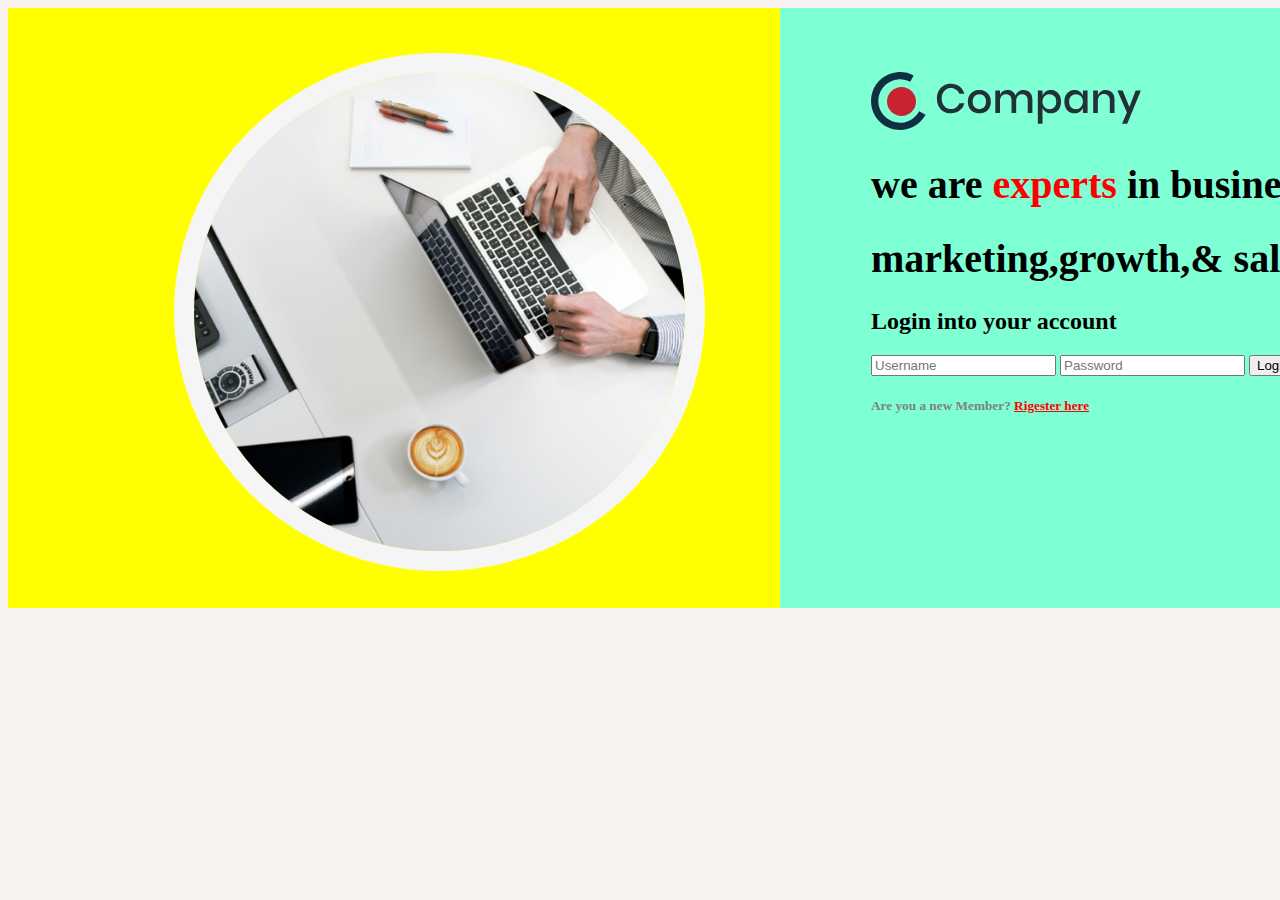
<file: index.html>
<!DOCTYPE html>
<html lang="en">
<head>
    <meta charset="UTF-8">
    <meta http-equiv="X-UA-Compatible" content="IE=edge">
    <meta name="viewport" content="width=device-width, initial-scale=1.0">
    <title>Document</title>
    <link rel="stylesheet" href="css_1.css">
</head>
<body>
    <div class="main">
        <div class="item1">
            <img src="images\hero-image.png" alt="" id="img1">
            
        </div>
    
        <div class="item2">
            <div class="item21"> 
                <img src="images\logo.svg" alt="" id="img2">
                <form action="index.html">
                    <div class="iteam211">
                        <h1>we are <span style="color:red;"> experts</span> in business, </h1>
                        <h1> marketing,growth,& sales.</h1>
                    </div>
                
                 <h2>Login into your account</h2>
                 <input class="input" type="text" placeholder="Username">
                 <input class="input" type="text" placeholder="Password">
                 <input type="submit" class="btn" value="Login">
                 <a href="#">Forgot Password?</a>
                 <h5 ><span style="color: gray;">Are you a new Member?</span> <a href="#" style="color: red;">Rigester here</a></h5>
             </form>
            </div>
          
         
        </div>
    </div>
    
</body>
</html>
</file>
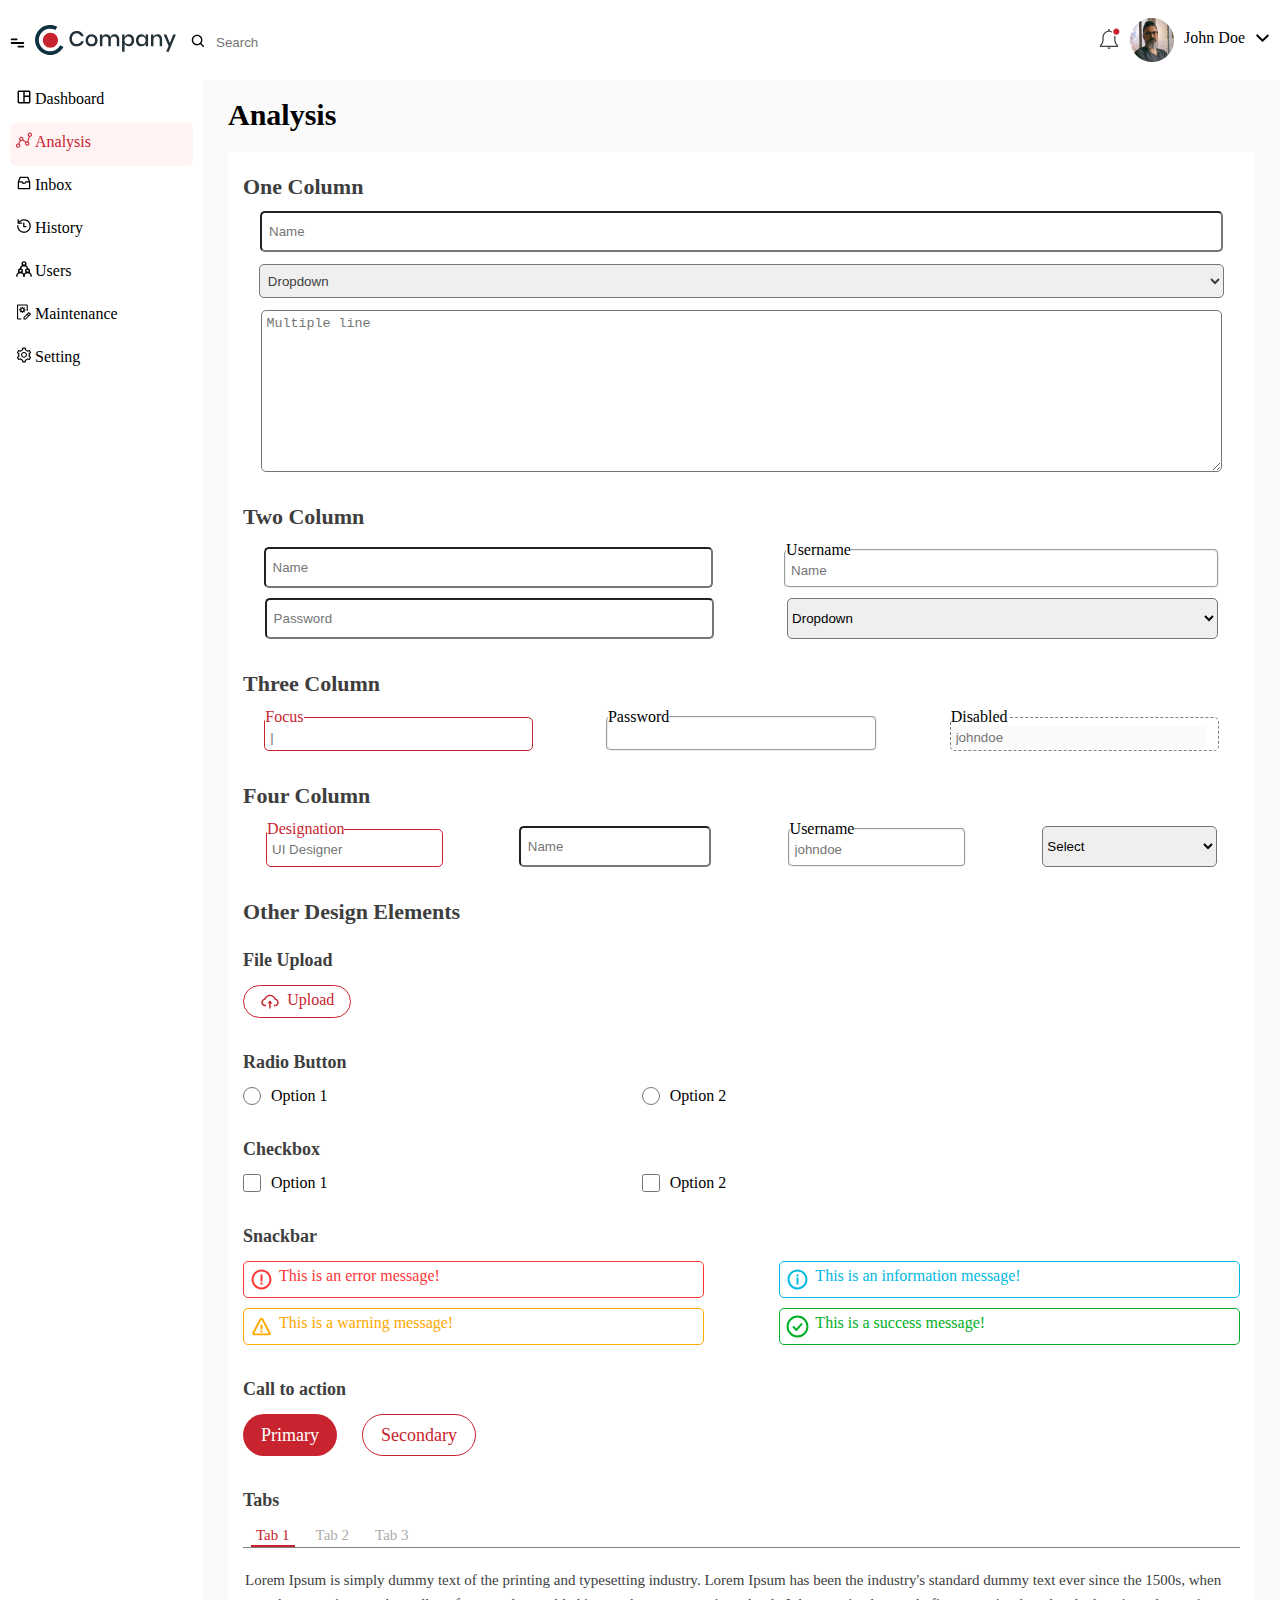
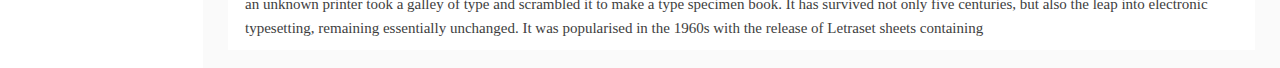
<file: analysis.html>
<!DOCTYPE html>
<html lang="en">
<head>
    <meta charset="UTF-8">
    <meta http-equiv="X-UA-Compatible" content="IE=edge">
    <meta name="viewport" content="width=device-width, initial-scale=1.0">
    <title>Analysis</title>
    <link rel="stylesheet" href="css\analysisstyle.css">
    <script>
        function dis(){
            if(document.getElementById('check').checked==false){
                document.getElementById('aside').style.display = 'none';
            }else{
                document.getElementById('aside').style.display = 'flex';
            }
        }
    </script>
</head>
<body>
    <header id="head">
        <div id="head1">
            <input type="checkbox" id="check" hidden>
            <label for="check">
            <a onclick="dis()"><img src="images\menu-bar.svg" alt="" id="menu"></a></label>
            <img src="images\header-logo.svg" alt="logo" id="logo">
            <img src="images\search-icon.svg" alt="search-icon" id="search-icon">
                <input type="search" placeholder="Search" id="search">
        </div>
        <div id="head2">
            <a href="http://"><img src="images\notification-icon.svg" alt="notification-icon" id="notification-icon"></a>
            <a href="http://"><img src="images\profile.png" alt="profile" id="profile"></a>
            <p>John Doe</p>
            <img src="images\downward-arrow.svg" alt="dropdown" id="dropdown">
        </div>
    </header>
    <div id="container">
        <aside id="aside">
            <div>
                <img src="images\dashboard-default.svg" alt="Dashboard" class="icon">
                <p>Dashboard</p>
            </div>
            <div id="highlight">
                <img src="images\graph-active.svg" alt="Analysis" class="icon">
                <p>Analysis</p>
            </div>
            <div>
                <img src="images\inbox-default.svg" alt="Inbox" class="icon">
                <p>Inbox</p>
            </div>
            <div>
                <img src="images\clock-default.svg" alt="History" class="icon">
                <p>History</p>
            </div>
            <div>
                <img src="images\user-default.svg" alt="Users" class="icon">
                <p>Users</p>
            </div>
            <div>
                <img src="images\maintenance-default.svg" alt="Maintenance" class="icon">
                <p>Maintenance</p>
            </div>
            <div>
                <img src="images\setting-default.svg" alt="Setting" class="icon">
                <p>Setting</p>
            </div>
        </aside>
        <main>
            <div id="analysis">Analysis</div>
            <form action="" method="post">
                <p class="col">One Column</p>
                <input type="text" placeholder="Name" style="display: block;">
                <select name="" id="drp1" placeholder="Dropdown">
                    <option value="">Dropdown</option>
                </select>
                <textarea name="" id="" cols="30" rows="10" placeholder="Multiple line"></textarea>
                <p class="col">Two Column</p>
                <div class="col2">
                    <input type="text" placeholder="Name" class="inp1 mar">
                    <fieldset>
                        <legend>Username</legend>
                        <input type="text" placeholder="Name">
                    </fieldset>
                </div>
                <div class="col2">
                    <input type="password" class="inp1" placeholder="Password">
                    <select name="" class="drp2">
                        <option value="">Dropdown</option>
                    </select>
                </div>
                <p class="col">Three Column</p>
                <div class="col3">
                    <fieldset class="active">
                        <legend>Focus</legend>
                        <input type="text" placeholder="|" >
                    </fieldset>
                    <fieldset>
                        <legend>Password</legend>
                        <input type="text" placeholder="">
                    </fieldset>
                    <fieldset id="disable">
                        <legend>Disabled</legend>
                        <input type="text" placeholder="johndoe" disabled>
                    </fieldset>
                </div>
                <p class="col">Four Column</p>
                <div class="col3">
                    <fieldset class="subcol active">
                        <legend>Designation</legend>
                        <input type="text" placeholder="UI Designer" >
                    </fieldset>
                    <input type="text" placeholder="Name" class="subcol mar" id="inpName">
                    <fieldset class="subcol">
                        <legend>Username</legend>
                        <input type="text" placeholder="johndoe" >
                    </fieldset>
                    <select name="" class="subcol drp2 mar">
                        <option value="">Select</option>
                    </select>
                </div>
                <p class="col">Other Design Elements</p>
                <p class="col fs">File Upload</p>
                <input type="file" id="f" hidden>
                <label for="f"><div><img src="images\cloud-upload-icon.svg" alt=""><p>Upload</p></div></label>
                <p class="col fs">Radio Button</p>
                <div class="radio">
                    <div class="rad"><input type="radio" name="option" value="Option 1" class="op1"><label for="op1">Option 1</label></div>
                    <div class="rad"><input type="radio" name="option" value="Option 2" class="op2"><label for="op2">Option 2</label></div>
                </div>
                <p class="col fs">Checkbox</p>
                <div class="radio">
                    <div class="rad"><input type="checkbox" name="option" value="Option 1" class="op1"><label for="op1">Option 1</label></div>
                    <div class="rad"><input type="checkbox" name="option" value="Option 2" class="op2"><label for="op2">Option 2</label></div>
                </div>
                <p class="col fs">Snackbar</p>
                <div class="msg">
                    <div id="err"><img src="images\error-icon.svg" alt="error" class="snck-icon">This is an error message!</div>
                    <div id="info"><img src="images\info-icon.svg" alt="info" class="snck-icon">This is an information message!</div>
                </div>
                <div class="msg">
                    <div id="warn"><img src="images\warning-icon.svg" alt="error" class="snck-icon">This is a warning message!</div>
                    <div id="success"><img src="images\success-icon.svg" alt="info" class="snck-icon">This is a success message!</div>
                </div>
                <p class="col fs">Call to action</p>
                <div class="radio">
                    <button id="prm">Primary</button>
                    <button id="sec">Secondary</button>
                </div>
                <p class="col fs">Tabs</p>
                <div id="tab">
                    <a href="#text" id="t1">Tab 1</a>
                    <a href="#text" id="t2">Tab 2</a>
                    <a href="#text" id="t3">Tab 3</a>
                </div>
                <div id="text">
                    Lorem Ipsum is simply dummy text of the printing and typesetting industry. Lorem Ipsum has been the industry's standard dummy text ever since the 1500s, when an unknown printer took a galley of type and scrambled it to make a type specimen book. It has survived not only five centuries, but also the leap into electronic typesetting, remaining essentially unchanged. It was popularised in the 1960s with the release of Letraset sheets containing
                </div>
            </form>
        </main>
    </div>
</body>
</html>
</file>
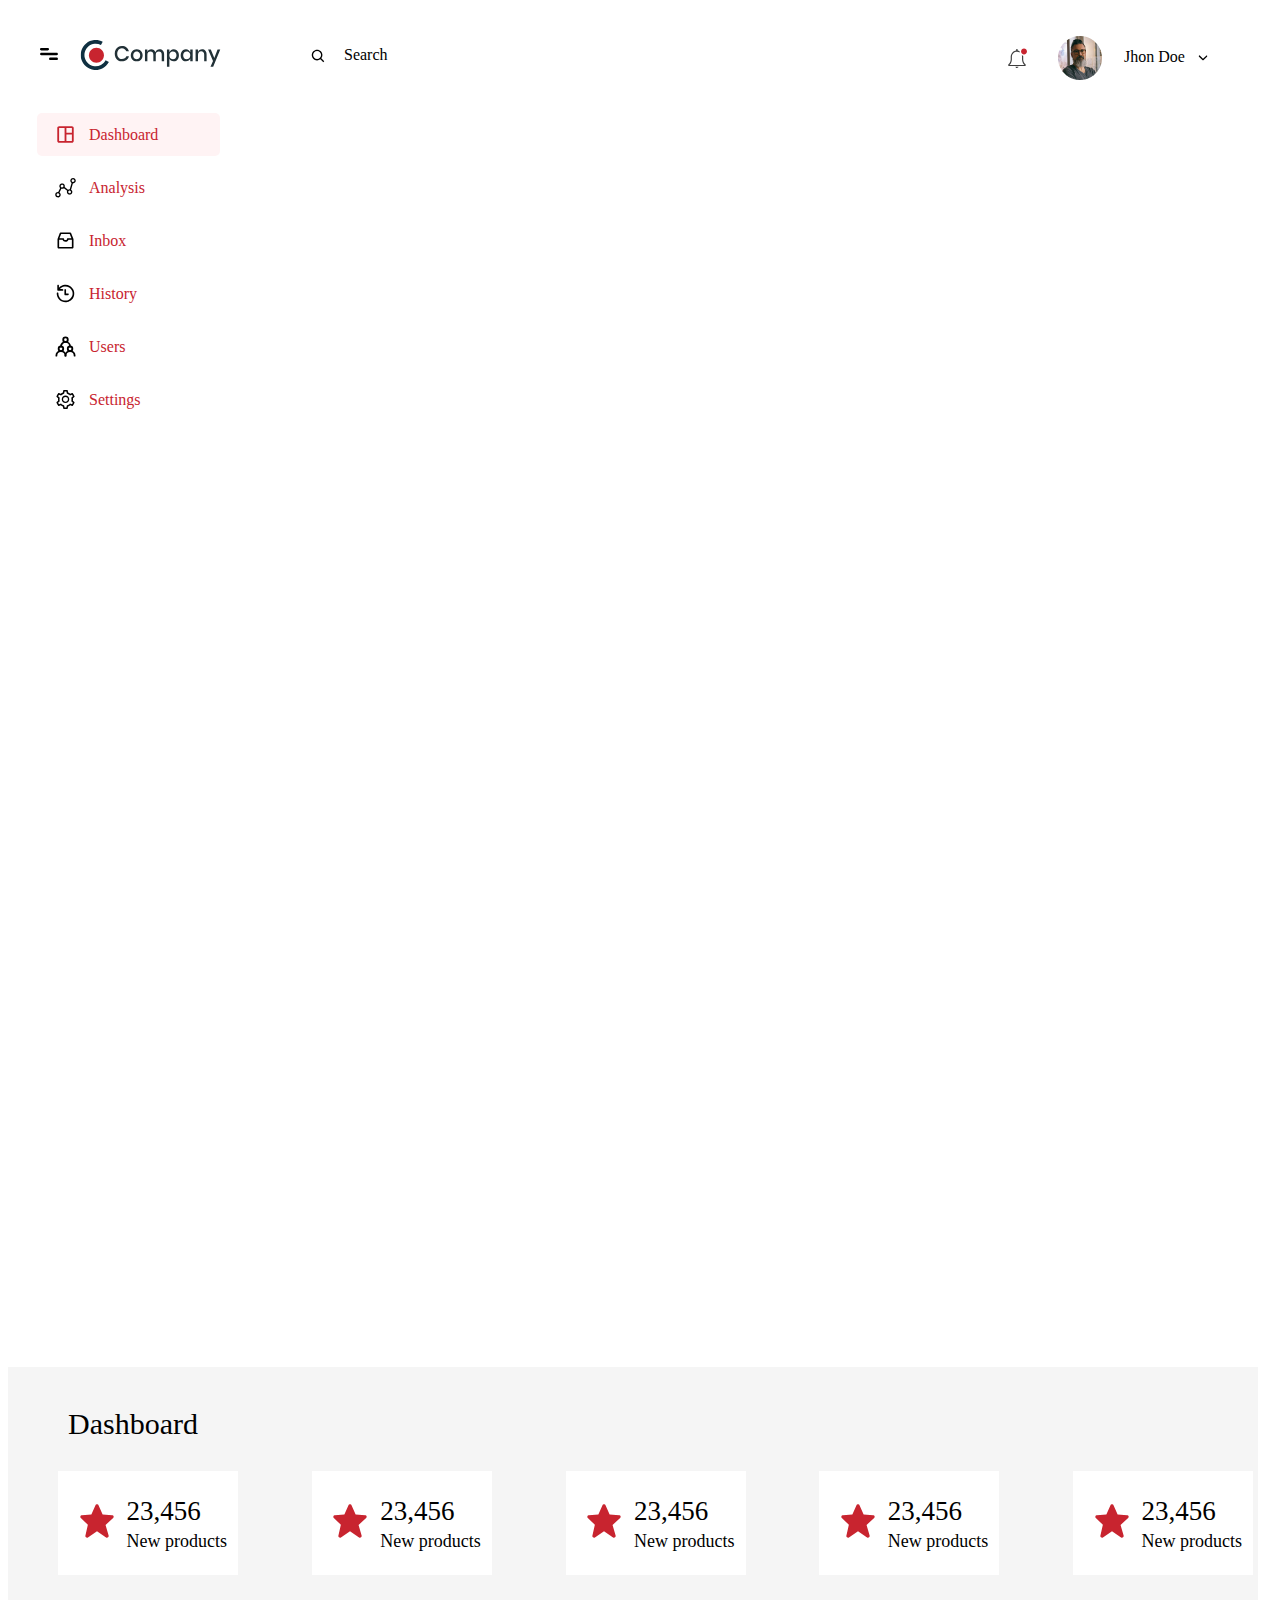
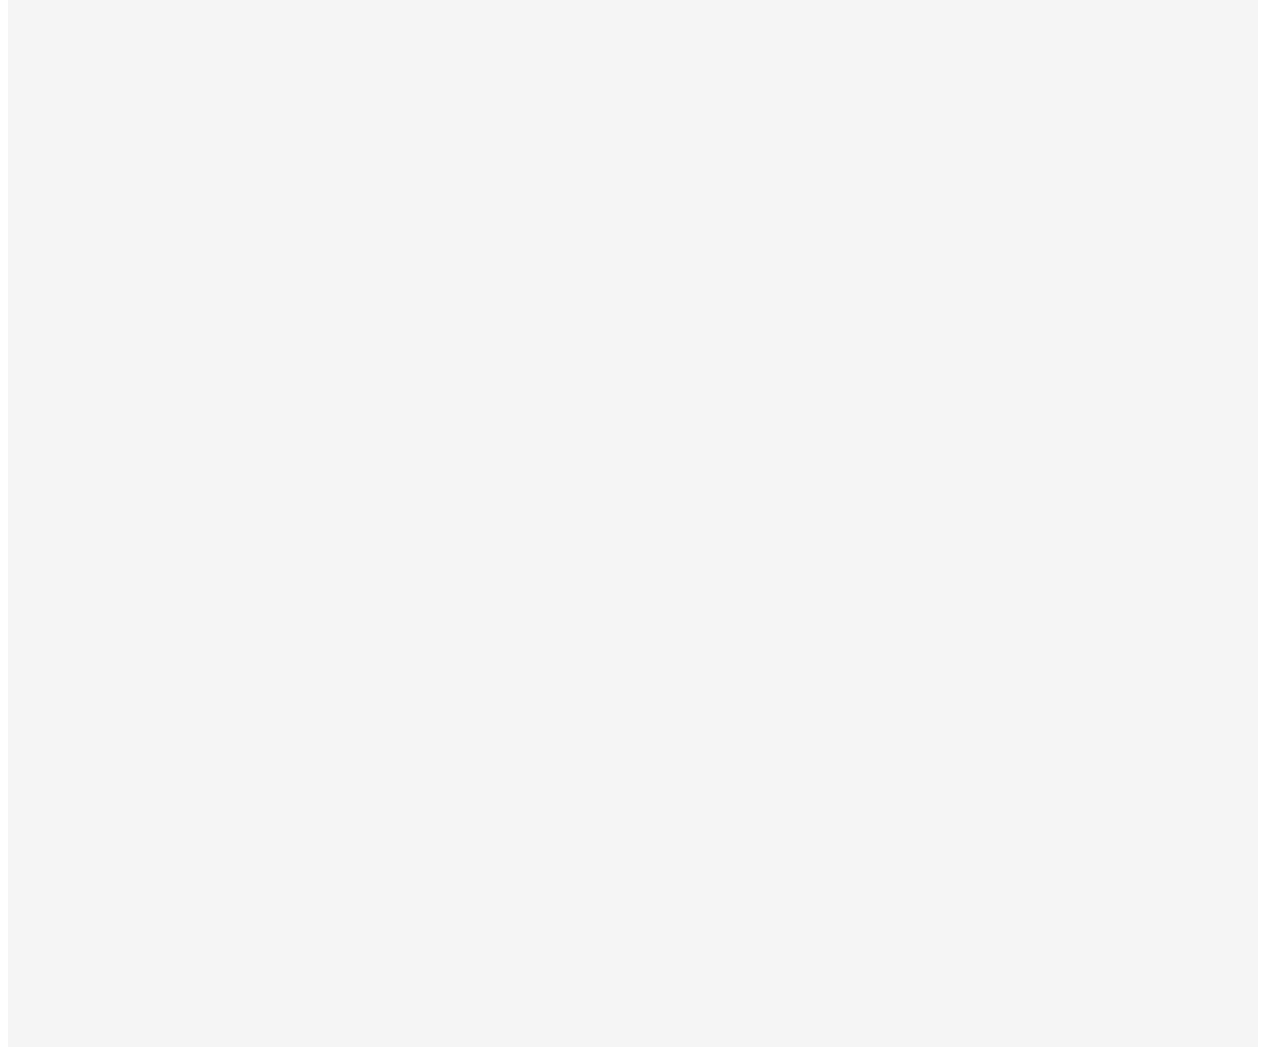
<file: dashboard.html>
<!DOCTYPE html>
<html lang="en">
<head>
    <meta charset="UTF-8">
    <meta http-equiv="X-UA-Compatible" content="IE=edge">
    <meta name="viewport" content="width=device-width, initial-scale=1.0">
    <link rel="stylesheet" href="dashboard.css">
    <title>Document</title>
    
</head>
<body>
    <header>
        <img src="images\menu-bar.svg" alt="" id="menu">
        <img src="images\logo.svg" alt="" id="logo">
        <img src="images\search-icon.svg" alt="" id="search">
        <div id="etxts">Search</div>
        <img src="images\notification-icon.svg" alt="" id="bell">
        <img src="images\profile.png" alt="" id="profile">
        <div id="name">Jhon Doe</div>
        <img src="images\downward-arrow.svg" alt="" id="arrow">
    </header>
    
    <aside class="options">
        <div class="sidebar" style=" background: #FFF3F4 0% 0% no-repeat padding-box;">
            <img src="images\dashboard-active.svg" alt="dashboard" class="icon"><p class="names">Dashboard</p>
        </div>
        <div class="sidebar" id="ana">
            <img src="images\graph-default.svg" alt="Analysis" class="icon"><p class="names">Analysis</p>
        </div>
        <div class="sidebar" id="inb">
            <img src="images\inbox-default.svg" alt="Analysis" class="icon"><p class="names">Inbox</p>
        </div>
        
        <div class="sidebar" id="his">
            <img src="images\clock-default.svg" alt="Analysis" class="icon"><p class="names">History</p>
        </div>

        <div class="sidebar" id="user">
            <img src="images\user-default.svg" alt="Analysis" class="icon"><p class="names">Users</p>
        </div>
        
        <div class="sidebar" id="set">
            <img src="images\setting-default.svg" alt="Analysis" class="icon"><p class="names">Settings</p>
        </div>

    </aside>

     <div class="container">
         <div id="head1">Dashboard</div>

         <div class="items">
            <div class="item"> 
                <div > <img src="images\star.svg" alt=""id="star"></div>
                 <div id="info">
                    <p id="no">23,456 </p>
                    <p id="desc">  New products</p>
                   </div>
                  
                 
            </div>

            <div class="item"> 
                <div> <img src="images\star.svg" alt=""id="star"></div>
                 <div id="info">
                    <p id="no">23,456 </p>
                    <p id="desc">  New products</p>
                   </div>
                  
                 
            </div>

            <div class="item"> 
                <div> <img src="images\star.svg" alt=""id="star"></div>
                 <div id="info">
                    <p id="no">23,456 </p>
                    <p id="desc">  New products</p>
                   </div>
                  
                 
            </div>

            <div class="item"> 
                <div> <img src="images\star.svg" alt=""id="star"></div>
                 <div id="info">
                    <p id="no">23,456 </p>
                    <p id="desc">  New products</p>
                   </div>
                  
                 
            </div>

            <div class="item"> 
                <div> <img src="images\star.svg" alt=""id="star"></div>
                 <div id="info">
                    <p id="no">23,456 </p>
                    <p id="desc">  New products</p>
                   </div>
                  
                 
            </div>
         </div>
         
    </div>
</body>
</html>
</file>
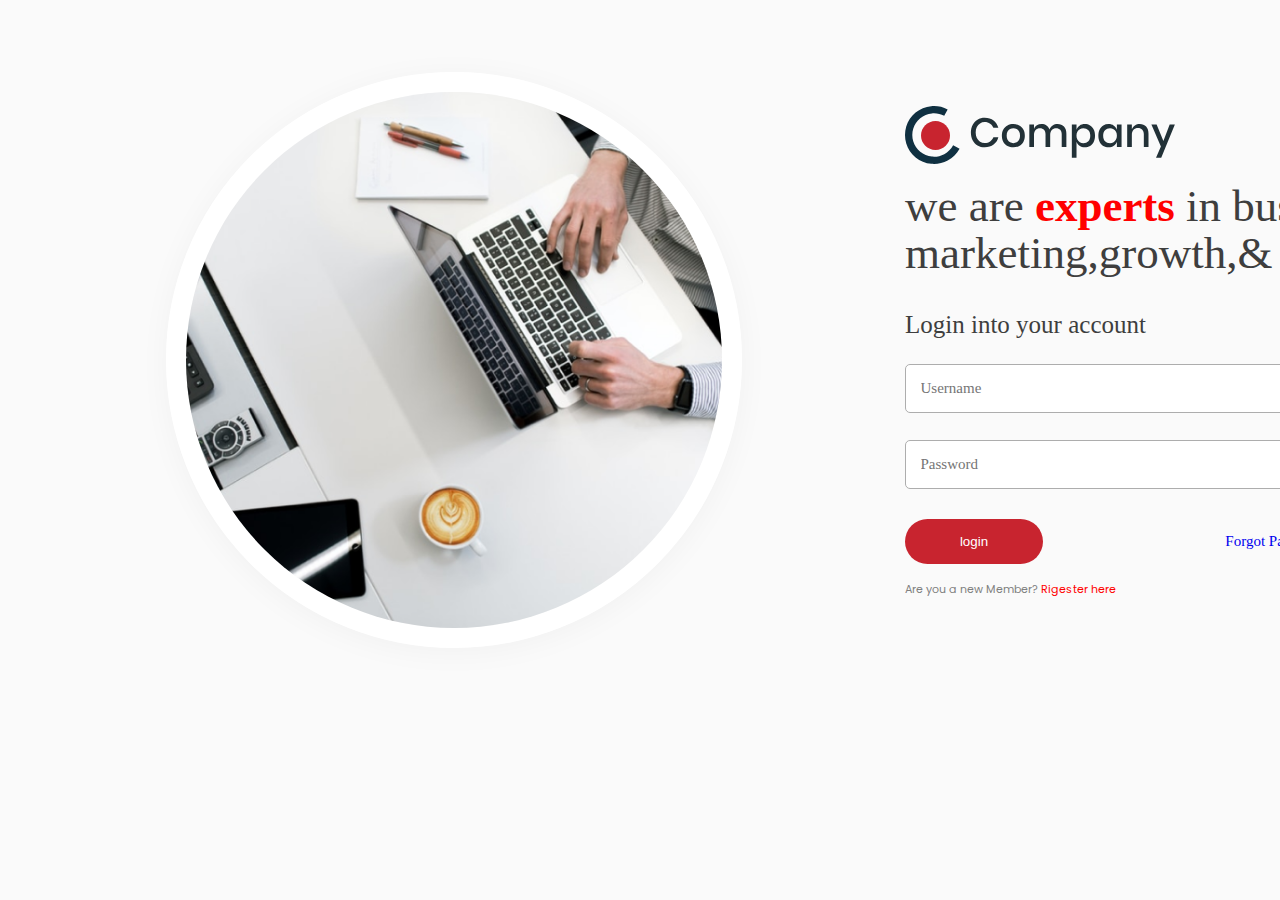
<file: index1.html>
<!DOCTYPE html>
<html lang="en">
<head>
    <meta charset="UTF-8">
    <meta name="viewport" content="width=, initial-scale=1.0">
    <link rel="stylesheet" type="text/css" href="css2.css">
    <link href='https://fonts.googleapis.com/css?family=Poppins' rel='stylesheet'>

    <title>index</title>
</head>
<body>
    <div class="container">
            <img class="hero" src="images/hero-image.png" alt="">
        
        
        
        <div class = " login-container">
            <form action="index.html">
                <div class="logo">
                    <img src="images/logo.svg" alt="" >
                </div>
               
                <div class="text"> 
                    we are <span style="color:red; font-weight: bold;">experts</span> in business,
                    marketing,growth,& sales.
                </div>
                
                <div class="login">
                    Login into your account
                </div>
                
                  <div class="user">
                    <input class="input" type="text" placeholder="Username" id="us">
                  </div>
                  
                  <div class="pass"> 
                    <input class="input" type="text" placeholder="Password" id="pd">
                  </div>
                   
                  <div class="but"> 
                    <input type="submit" value="login" id="btn">
                  </div>
               
                    <div class="fpg">
                        <a href="#"style="text-decoration:none;">Forgot Password?</a>
                    </div>
                 
                    
                    <a href="#" id="confirm"><span style="color: gray;">Are you a new Member?</span>  <span style="color:red">Rigester here</span></a>
                       
            </form>
        </div>
    </div>
    
</body>
</html>
</file>
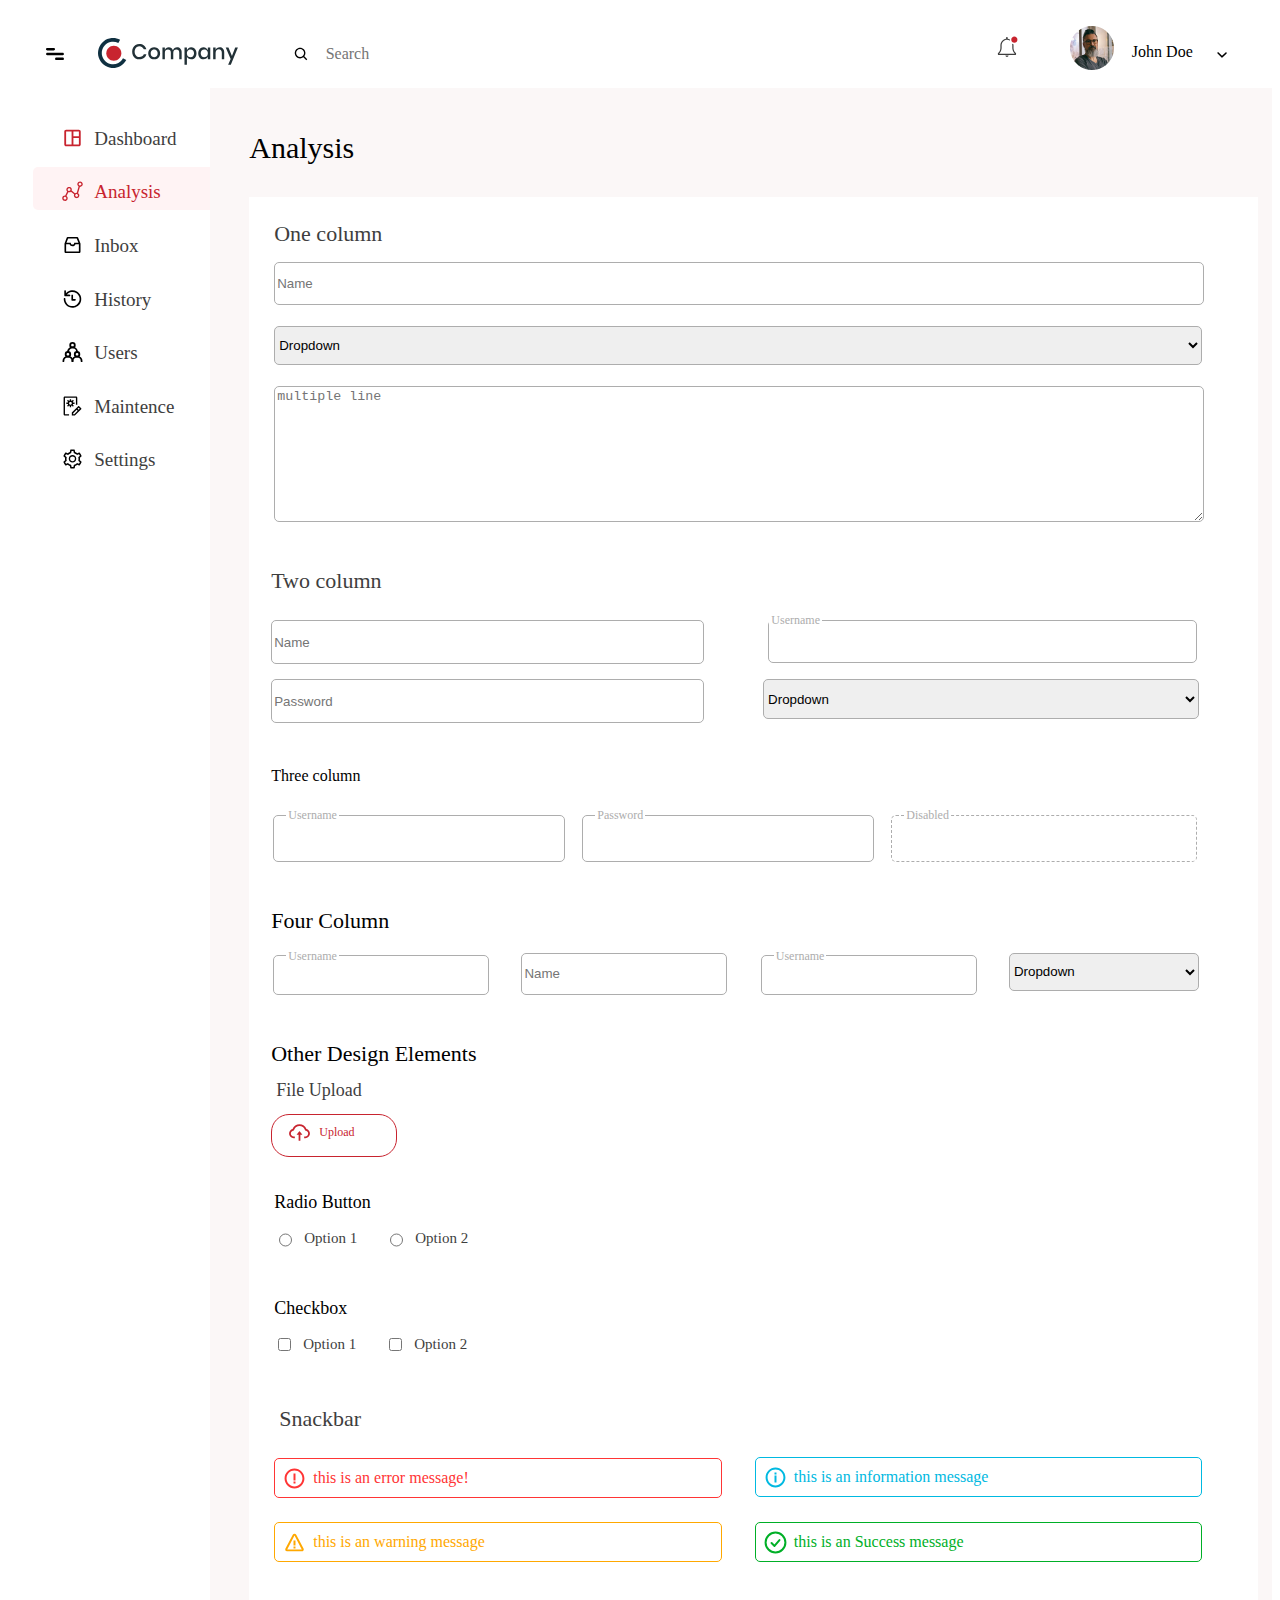
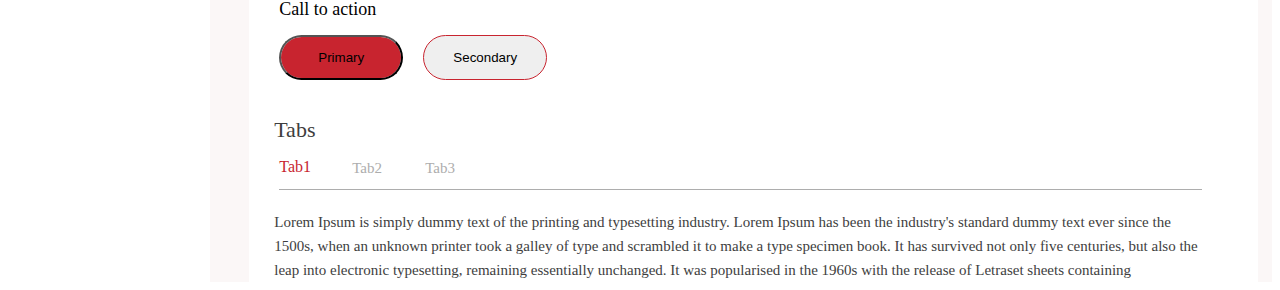
<file: innerpage.html>
<!DOCTYPE html>
<html lang="en">
<head>
    <meta charset="UTF-8">
    <meta http-equiv="X-UA-Compatible" content="IE=edge">
    <meta name="viewport" content="width=device-width, initial-scale=1.0">
    <link rel="stylesheet" href="css\inner.css">
    <title>Analysis</title>
    <script>
        function dis(){
            if(document.getElementById('check').checked==false){
                document.getElementById('aside').style.display = 'none';
            }else{
                document.getElementById('aside').style.display = 'flex';
            }
        }
    </script>
</head>
<body>
    <header class="header">
        <div class="grp-1">
            <input type="checkbox" id="check" hidden>
            <label for="check">
            <a onclick="dis()"><img src="images\menu-bar.svg" alt="" id="menu"></a></label>
            <img src="images\logo.svg" alt="logo" id="l1">
            <img src="images\search-icon.svg" alt="search-icon" id="s">
            <input type="search" placeholder="Search" id="serb">
        </div>
        <div class="grp-2">
            <img src="images\notification-icon.svg" alt="notification-icon" id="noti">
            <img src="images\profile.png" alt="profile" id="pro">
            <div id="usrname">John Doe</div>
            <img src="images\downward-arrow.svg" alt="" id="d-arr">
        </div>
        
    </header>
    <div class="asi-con">

        <aside class="options" id="aside">
            <div class="sidebar" style=" background: white 0% 0% no-repeat padding-box;">
               <a href="#" id="asi2"><img src="images\dashboard-active.svg" alt="dashboard" class="icon" >Dashboard</a>
            </div> 
    
            <div class="sidebar" style=" background: #FFF3F4 0% 0% no-repeat padding-box;">
                <a href="#" id="asi"><img src="images\graph-active.svg" alt="Analysis" alt="dashboard" class="icon" >Analysis</a>
             </div> 
    
             <div class="sidebar" style=" background: white 0% 0% no-repeat padding-box;">
                <a href="#" id="asi2"><img src="images\inbox-default.svg" alt="dashboard" class="icon" >Inbox</a>
             </div> 
    
             <div class="sidebar" style=" background: white 0% 0% no-repeat padding-box;">
                <a href="#" id="asi2"><img src="images\clock-default.svg" alt="dashboard" class="icon" >History</a>
             </div> 
    
             <div class="sidebar" style=" background: white 0% 0% no-repeat padding-box;">
                <a href="#" id="asi2"><img src="images\user-default.svg" alt="dashboard" class="icon" >Users</a>
             </div> 
    
             <div class="sidebar" style=" background: white 0% 0% no-repeat padding-box;">
                <a href="#" id="asi2"><img src="images\maintenance-default.svg" alt="dashboard" class="icon" >Maintence</a>
             </div> 
    
             <div class="sidebar" style=" background: white 0% 0% no-repeat padding-box;">
                <a href="#" id="asi2"><img src="images\setting-default.svg" alt="dashboard" class="icon" >Settings</a>
             </div> 
        </aside>
        <div class="mainana">
            <p id="ana">Analysis</p>
            <div class="submain">
                <div class="col1">
                    <div class="one">One column</div>
                    <input type="text" placeholder="Name" id="namec">
                    <select name="drop" id="drop">
                        <option value="Dropdown">Dropdown</option>
                    </select>
                    <textarea name="multiple line" id="multipleline" cols="30" rows="10" placeholder="multiple line"></textarea>
                </div>
    
                <div class="col2-3-4-5">
                    <div class="one">Two column </div>
                    <div class="col21">
                        <input type="text" placeholder="Name" id="col2name">
                        <fieldset  id="col2lege">
                            <legend id="l">Username</legend>
                            <input type="text" id="input1"> 
                        </fieldset>
                    </div>
                    
                    <div class="col22">
                        <input type="password" placeholder="Password" class="col2passdrop" id="col2pass">
                        <select name="drop" class="col2passdrop" id="col2drop">
                            <option value="Dropdown">Dropdown</option>
                        </select>
                    </div>
                </div>
    
                <div class="col2-3-4-5">
                    <div id="three">Three column</div>
                    <div class="col3sub">
                        <fieldset  class="col31lege">
                            <input type="text" id="input31"> 
                            <legend id="l">Username</legend>

                        </fieldset>
    
                        <fieldset  class="col31lege">
                            <legend id="l">Password</legend>
                            <input type="password" id="input31"> 
                        </fieldset>
    
                        <fieldset  class="col33lege" id="col33leg">
                            <legend id="l">Disabled</legend>
                            <input type="text" id="input31"> 
                        </fieldset>
    
                    </div>
                </div>
    
                <div class="col2-3-4-5">
                    <div class="txtcol" id="three">Four Column</div>
                    <div class="col4sub">
                        <fieldset  class="col41lege">
                            <legend id="l">Username</legend>
                            <input type="text" id="input41"> 
                        </fieldset>
    
                        <input type="text" placeholder="Name" id="namec42">
    
                        <fieldset  class="col41lege">
                            <legend id="l">Username</legend>
                            <input type="text" id="input41"> 
                        </fieldset>
    
                        <select name="drop" id="drop44">
                            <option value="Dropdown">Dropdown</option>
                        </select>
    
                    </div>
    
                </div>
    
                <div class="col2-3-4-5">
                    <div class="txtcol"id="Four">Other Design Elements</div>
                    <div id="fu">File Upload</div>
                    <input type="file" value="" id="f" hidden>
                    <label for="f" id="up"><img src="images\cloud-upload-icon.svg" alt="img" id="imgup"> <p id="txtup">Upload</p></label>
    
                </div>
    
                <div class="col6-7">
                    <div class="txtcol" id="six">Radio Button</div>
                    <div class="col62">
                        <input type="radio" name="Branch" > <p class="Option"> Option 1</p>
                        <input type="radio" name="Branch" value="IT" id="op"><p class="Option"> Option 2</p>
                    </div>
                </div>
    
                <div class="col6-7">
                    <div class="txtcol" id="six">Checkbox</div>
                    <div class="col62">
                        <input type="checkbox" name="Branch" > <p class="Option"> Option 1</p>
                        <input type="checkbox" name="Branch" value="IT" id="op"><p class="Option"> Option 2</p>
                    </div>
                </div>
    
                <div class="col8-9-10">
                    <div id="snac">Snackbar</div>
                    <div class="col21">
                        <div class="col8allitm" id="col8211name"><img src="images\error-icon.svg" alt="img" class="img"><p class="error">this is an error message!</p></div>
                        <div class="col8allitm" id="col8212name"><img src="images\info-icon.svg" alt="img" class="img"><p class="info1">this is an information message</p></div>
                    </div>
                    
                    <div class="col22">
                        <div class="col8allitm" id="col8221name"><img src="images\warning-icon.svg" alt="img" class="img"><p class="war1">this is an warning message</p></div>
                        <div class="col8allitm" id="col8222name"><img src="images\success-icon.svg" alt="img" class="img"><p class="suc1">this is an Success message</p></div>
    
                    </div>
                </div>
    
                <div class="col8-9-10">
                    <div id="nine">Call to action</div>
                      <div class="col92">
                        <button class="btn9">Primary</button>
                        <button class="btn91">Secondary</button>
                      </div>
                </div>
    
                <div class="col8-9-10">
                    <div class="one"> Tabs</div>
                    <div class="col101">
                        <div class="tab1">Tab1</div>
                        <div class="tab2">Tab2</div>
                        <div class="tab2">Tab3</div>
                    </div>
                    <div class="col102">
                        Lorem Ipsum is simply dummy text of the printing and typesetting industry. Lorem Ipsum has been the industry's standard dummy text ever since the 1500s, when an unknown printer took a galley of type and scrambled it to make a type specimen book. It has survived not only five centuries, but also the leap into electronic typesetting, remaining essentially unchanged. It was popularised in the 1960s with the release of Letraset sheets containing </div>
    
                </div>
    
    
            </div>
    
        </div>
    </div>
</body>
</html>
</file>
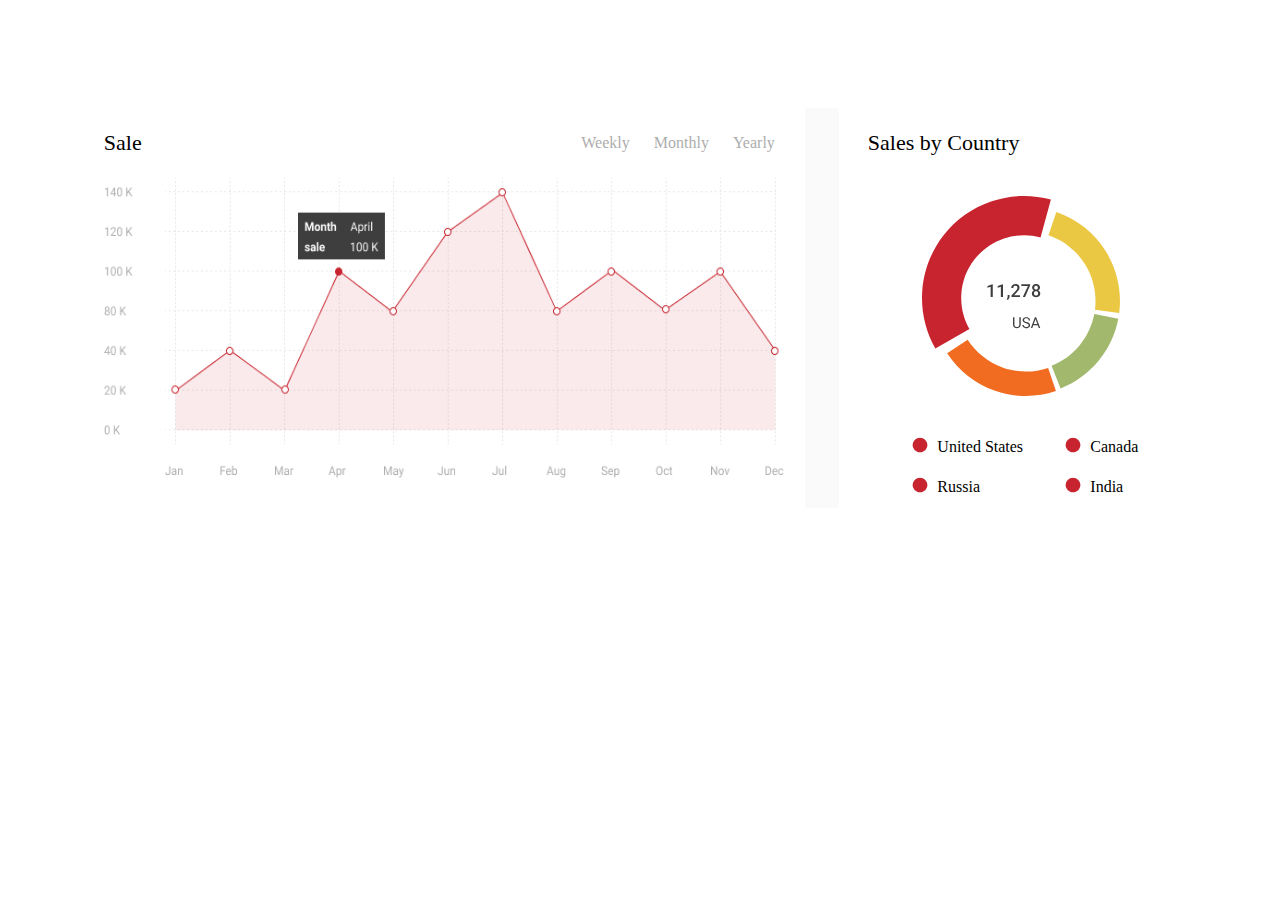
<file: twotab.html>
<!DOCTYPE html>
<html lang="en">
<head>
    <meta charset="UTF-8">
    <meta http-equiv="X-UA-Compatible" content="IE=edge">
    <meta name="viewport" content="width=device-width, initial-scale=1.0">
    <link rel="stylesheet" href="two.css">
    <title>Document</title>
</head>
<body>
    <div class="midcontain">
        
        <div class="graph">
          <header class="sale">
              <p id="text">Sale</p>
              <nav >
                <ul>
                   <a href="#" class="links">Weekly</a>
                   <a href="#" class="links">Monthly</a>
                   <a href="#" class="links">Yearly</a>
                </ul>
              </nav>
          </header>
          <img src="images\data-graph.png" alt="" id="data-graph">
        </div>
           
      

        <div class="pie">
           <p id="text1">Sales by Country</p>
           <img src="images\pie-chart.svg" alt="" id="pie-chart">
            
           <div class="country">
              <div class="radco"><img src="images\radio-checked-icon.svg" alt="" class="radio"><div class="ad"> United States</div></div>
              <div class="radco"><img src="images\radio-checked-icon.svg" alt="" class="radio"><div class="ad"> Canada</div></div>
              <div class="radco"><img src="images\radio-checked-icon.svg" alt=""class="radio"><div class="ad"> Russia</div></div>
              <div class="radco"><img src="images\radio-checked-icon.svg" alt="" class="radio"><div class="ad">India</div></div>
            </div>

        </div>



    </div>
</body>
</html>
</file>
<file: css_1.css>
body{
    background-color: #f7f1f0;
}
#img1
{
    border-radius: 50%;
    border: 20px solid whitesmoke;
    height: 478px;
    width: 491px;
    margin-top: 45px;
    margin-left: 166px;
    margin-bottom: 72px;

}
.main{
   
    display: flex;
    position: absolute;
   
width: 1500px;
height: 600px;
    /* top: 0;
    left: 0;
    right: 0;
    bottom: 0;
    margin: auto;
    height: 85%;
    width: 90%; */
    justify-content: space-between;
    
    background-color: antiquewhite;
}
#img2
{
    margin-top:4em;
}
.item1{    background-color: yellow;
    wid: 500px;
    flex-grow: 1;
    width: 680px;
    
}
.item2{
background-color: aquamarine;
display: flex;
justify-content: center;
flex-grow: 2;
}
.iteam211{
    margin-top: 3%;
    font-size: 20px;
}
</file>
<file: dashboard.css>
header{
    height: 80px;
    width:100%
}
#menu{
    position: relative;
    left:29px;
    top:34px;
    float:left;
}
#logo
{
    position: relative;
    float: left;
    top: 32px;
    left: 48px;
    height: 30px;
    width: 142px
}
#search
{
    position: relative;
    float:left;
    top: 40px;
    left: 136px;
width: 16px;
height: 16px;
}
#etxts
{
    position: relative;
    float:left;
    top: 36px;
    left: 154px;
width: 49px;
height: 21px;
font: 16px/21px Roboto;
}
#bell
{
    position:relative;
    top:40px;
    width: 22px;
height: 21px;
float:right;
right:244px;
}
#profile
{
    position: relative;
    top:28px;
    width: 44px;
height: 44px;
float: right;
right: 148px;
}
#name
{
    position: relative;
    top: 40px;
    width: 68px;
    height: 21px;
    float: right;
    right: 14px
}
#arrow
{
    position: relative;
    height: 17px;
    top: 41px;
    float: right;
    width: 36px;
    left: 83px;
}
.sidebar
{
    /* background: #FFF3F4 0% 0% no-repeat padding-box; */
    width: 183px;
    height: 43px;
    border-radius: 5px;
    display: flex;
    align-items: center;
    font: normal normal normal 16px/21px Roboto;
letter-spacing: 0px;
color: #C8242F;
left:53px;
position:relative;

}
.icon{
    width: 23px;
    height: 23px;
    margin-left: 17px
 }
 .names
 {
    margin-left: 12px;
 }
 .options
 {
    top: 25px;
    position: relative;
    float: left;
    right: 24px;
    width: 242px;
    height: 1279px;
 }
 #ana
 {
    margin-top:10px;
 }
 #inb
 {
    margin-top:10px;
 }
 #his
 {
    margin-top:10px;
 }
 #user
 {
    margin-top:10px;
 }
 #set
 {
    margin-top:10px; 
 }
    /* position: relative; */
    /* left: 22px; */
    /* padding-left: 10px;
    padding-right: 10px; */
.container
{   
    float: left;
    background-color: whitesmoke;
    height: 1280px;
    width: 1250px;
}
    
#head1
{
    top: 40px;
    /* left: 290px; */
    left: 60px;
    position: relative;
    width: 146px;
    height: 39px;
    font-size: 30px;
    /* letter-spacing: 0px; */
    color: #000000
}


.items
{
    display: flex;
    position: relative;
    left: 50px;
    top: 65px;
    justify-content: space-between;
    /* margin-left: -20px; */
   width:1195px;
   
}
.item
{   
    display: flex;
    width: 180px;
    height: 104px;
    background: #FFFFFF 0% 0% no-repeat padding-box;
    justify-content: center;
    align-items: center;
}
#star
{
    height: 40px;
    width: 40px;
    margin-left: 20px;
}
#no
{
    width: 77px;
    font-size: 27px;
    height: 33px;
    margin-top: 17px;
    margin-bottom: 2px;
}
#info
{
    padding-left: 10px;
}
#desc
{
    width: 113px;
    height: 20px;
    font-size: 18px;
    margin-top: 0px;
    margin-bottom: 17px;
}
</file>
<file: css2.css>
*{
    padding: 0;
    margin: 0;
    box-sizing: border-box;
}
body{
    font-family: 'Poppins' , sans-serif;
   height: 720px;
   width: 1560px;
   background: #FAFAFA 0% 0% no-repeat padding-box;
}

/* .hero1
{
    margin-top: 52px;
    margin-bottom: 52px;
    margin-left:148px;
} */

.hero{
    position: relative;
    height: 576px;
    width: 576px;
    border-radius: 50%;
    border: 20px solid white;
    float: left;
    box-shadow: 0px 4px 31px #0000000A;
}
.container{
    position: relative;
    top:72px;
    bottom: 72px;
    left:166px;
}
.logo{
    position: relative;
   
    width:272px;
    height:58px;
    top:34px;
}
/* .img{
    display: flex;
    justify-content: flex-end;
}
.img img{
    width: 500px;
} */
.login-container{
    position: relative;
    float: left;
    
    width: 500px;
    left:163px;
   
}
.text
{
    position:relative;
   text-align: left;
    top: 53px;
    font: normal normal 300 45px/47px Roboto;
    letter-spacing: 0px;
    color: #3E3E3E;
}
.login
{
    position:relative;
    font: normal normal normal 25px/33px Roboto;
letter-spacing: 0px;
color: #3E3E3E;
    
    top: 84px
}
.user
{
    position: relative;
   top: 107px;
    
   
}
#us
{
    width: 429px;
    height:49px;
    border-radius: 5px;
    padding: 14.63px 346.5px 14.3px 14.5px;
    font: normal normal normal 15px/20px Roboto;
letter-spacing: 0px;
color: #ADADAD;
border: 1px solid #ADADAD;
}
#pd
{
    width: 429px;
    height:49px;
    border-radius: 5px;
    padding: 14.63px 346.5px 14.3px 14.5px;
    font: normal normal normal 15px/20px Roboto;
letter-spacing: 0px;
color: #ADADAD;
border: 1px solid #ADADAD;
}
.pass
{
    position: relative;
    top: 134px;
    
   
}
.but
{
    position:relative;
    float:left;
   
    top:164px;
    width: 138px;
    height: 45px;
}
#btn
{
    width: 138px;
height: 45px;
background: #C8242F 0% 0% no-repeat padding-box;
border-radius: 23px;
font: normal normal medium 18px/24px Roboto;
letter-spacing: 0px;
color: #FFFFFF;
border:none;
}
.fpg
{
    position:relative;
    float:right;
    top:176px;
    right:72px;
    font: normal normal normal 15px/20px Roboto;
letter-spacing: 0px;
color: #ADADAD;
    
}
#confirm
{
    position: relative;
    top: 220px;
    font-size: 11px;
    right: 138px;
    text-decoration:none;
}
#search
{
    position: relative;
    top: 28px;
left: 321px;
width: 49px;
height: 21px;
}
</file>
<file: two.css>
.midcontain
{   
    display: flex;
    background: white;
    position: relative;
    top: 100px;
    left: 6%;
    width: 1110px;
    height: 400px;
    justify-content: space-between;
    background: #FAFAFA 0% 0% no-repeat padding-box;
}
.graph
{
    background-color: white;
    width: 721px;
    height: 400px;
}
.pie
{
    background-color: white;
    width: 355px;
    height: 400px
}
a{
    text-decoration: none;
    color: #ADADAD;
}
.sale
{
    display: flex;
    padding-left: 20px;
    padding-right: 20px;
    background-color: white;
    align-items: center;
    justify-content: space-between
}
#text
{
    font-size: 22px;
}
.links
{
    padding: 10px;
}

#data-graph
{
    width: 680px;
    height: 300px;
    padding-left: 20px;
    padding-right: 20px
}
#text1
{
    padding-left: 29px;
    /* padding-top: 21px; */
    font-size: 22px
}
#pie-chart
{
    margin-left: 64px;
}
.country
{
    width: 306px;
    height: 80px;
    background-color: white;
    display: flex;
    justify-content: space-around;
    flex-wrap: wrap;
    /* padding-left: 23px; */
    padding-right: -21px;
    margin-left: 48px
}
.radio
{
    height: 34px;
    width: 34px;
}
.radco
{
    width:120px;
}
.ad
{
    display: inline-block;
    margin-bottom: 0px;
    position: relative;
    bottom: 10px;
}
</file>
